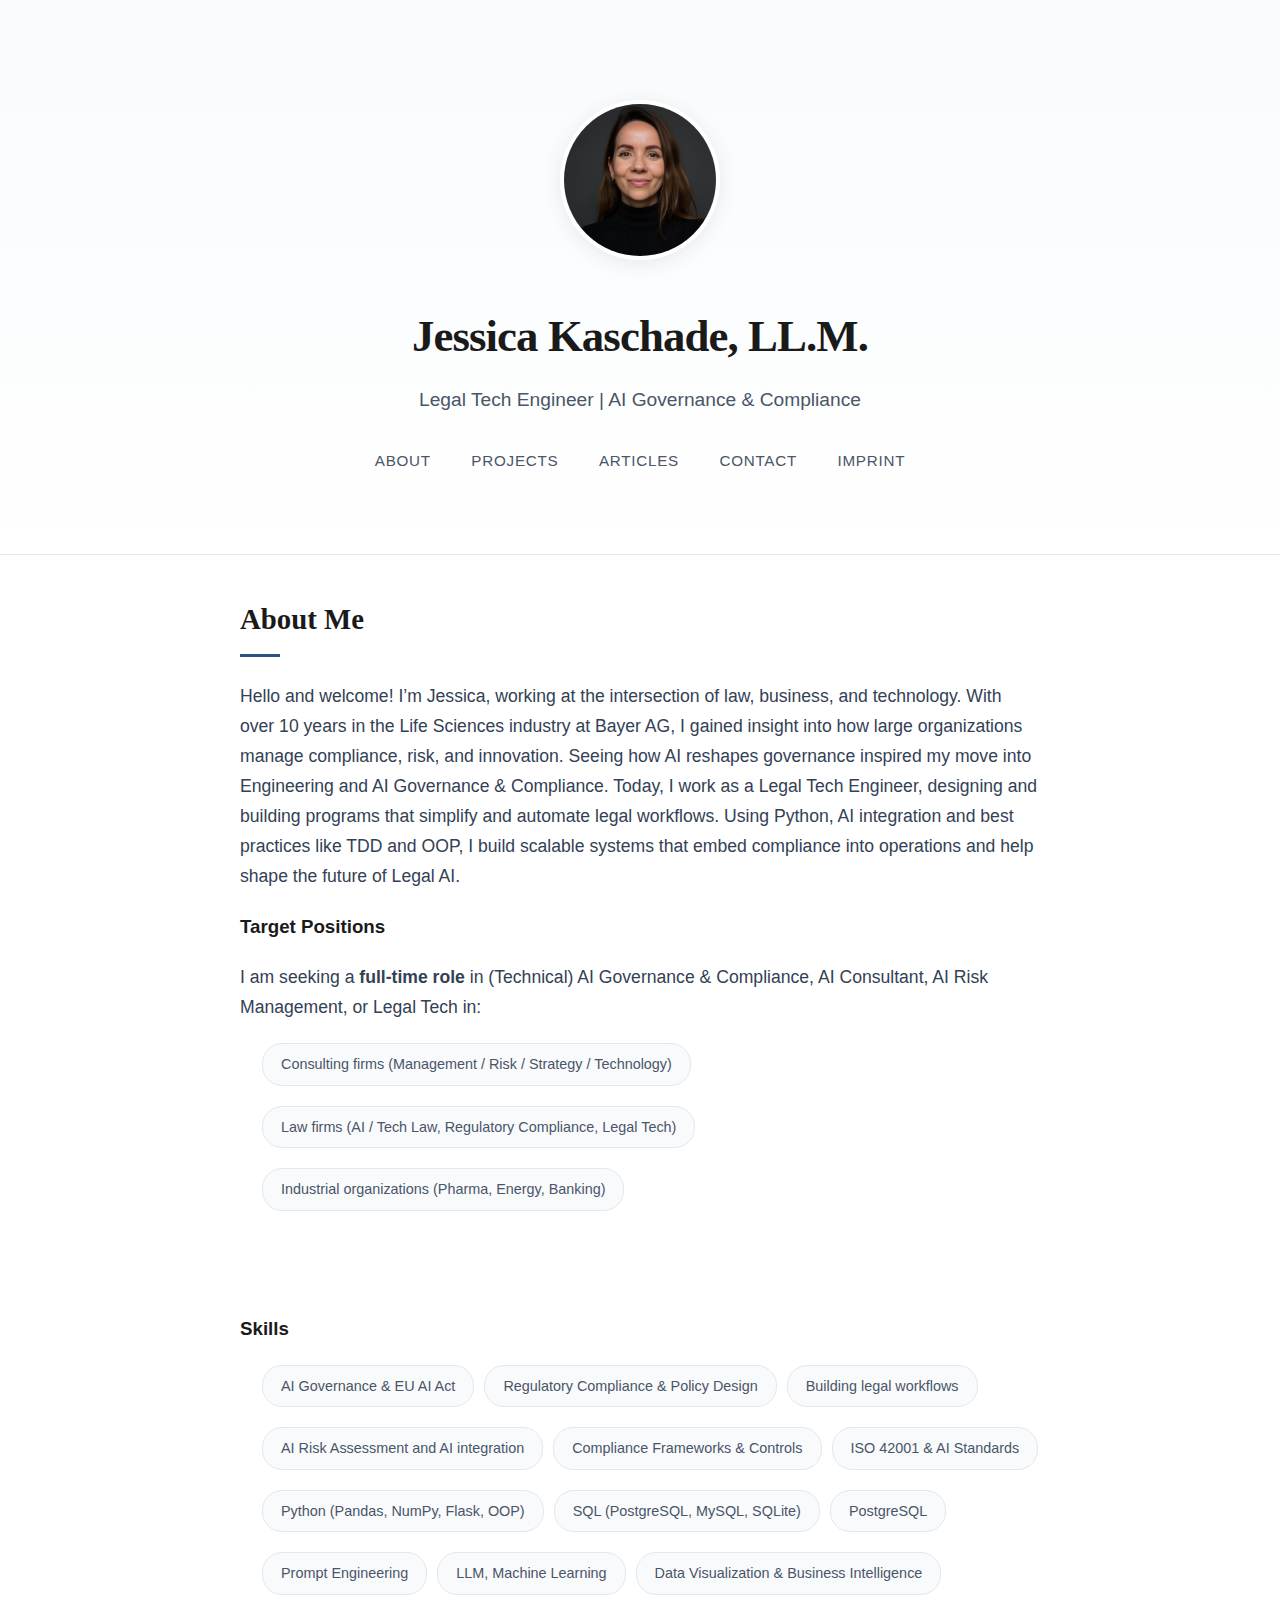
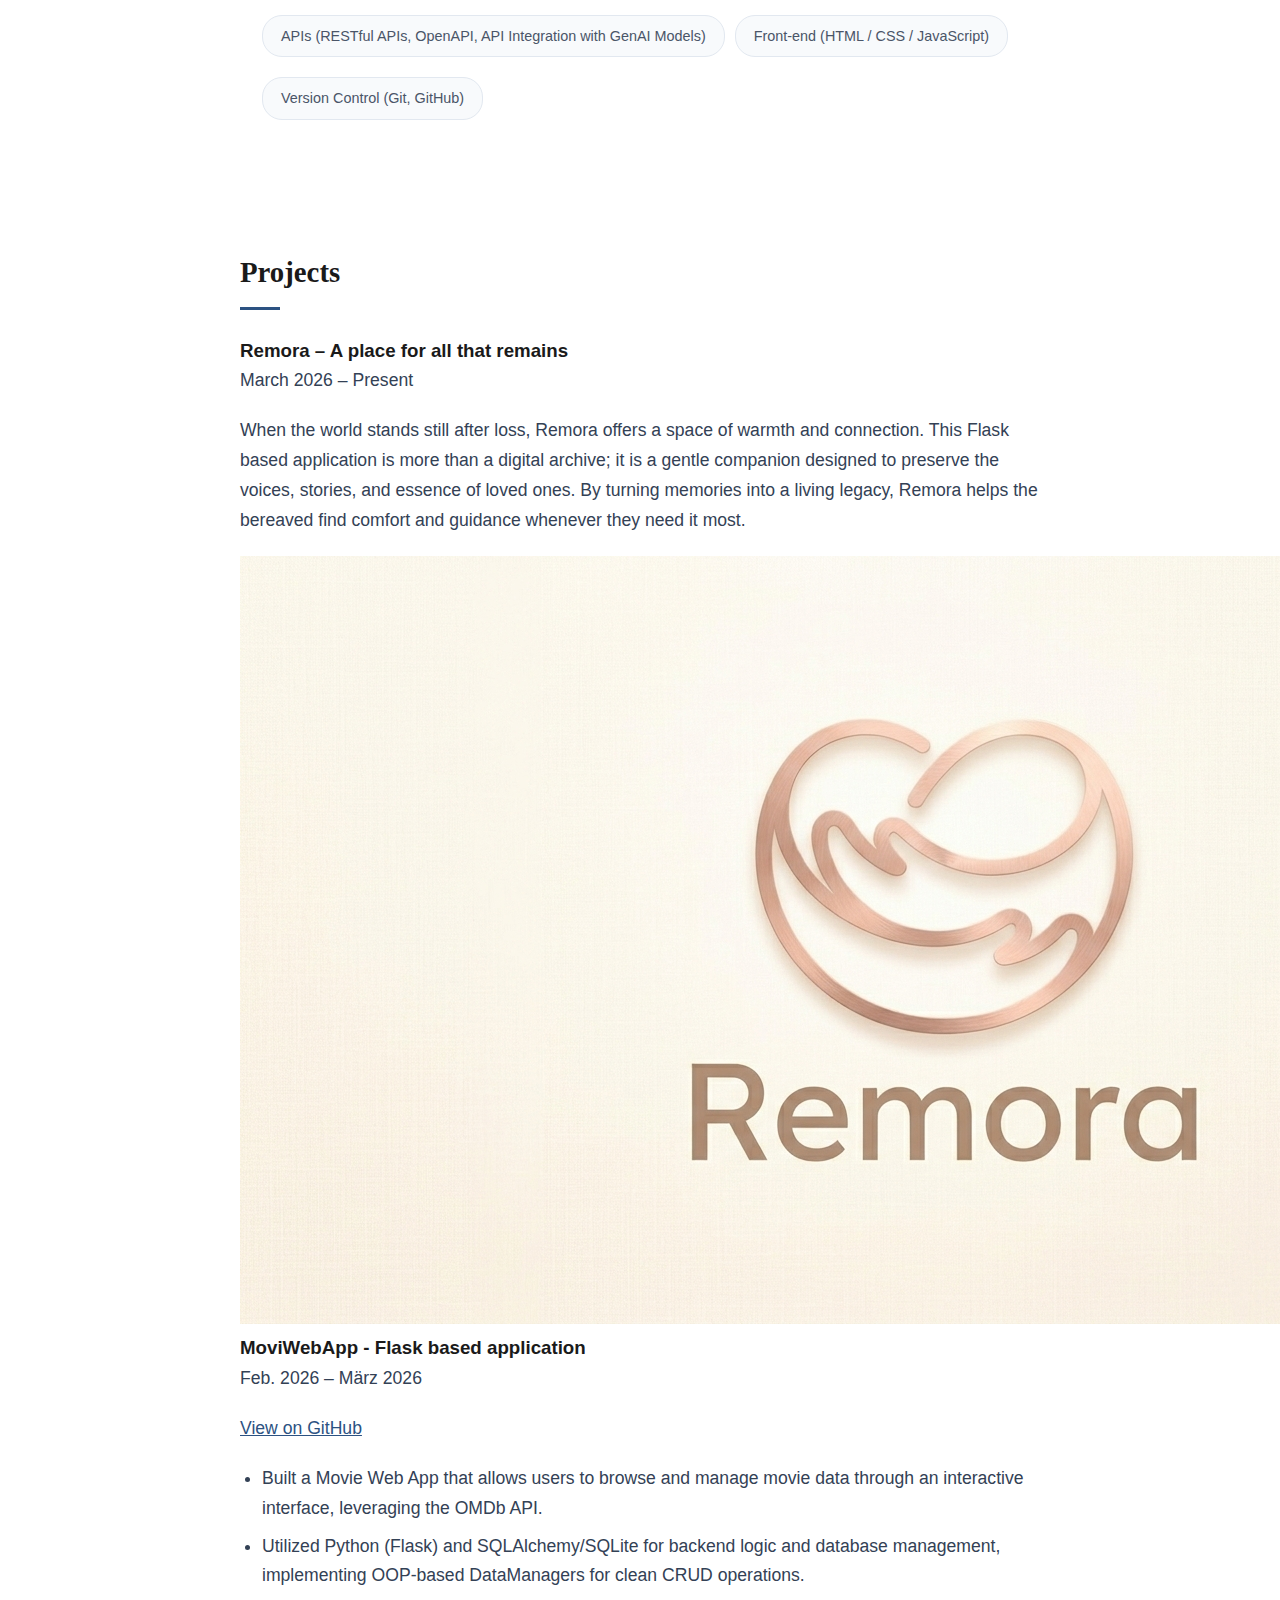
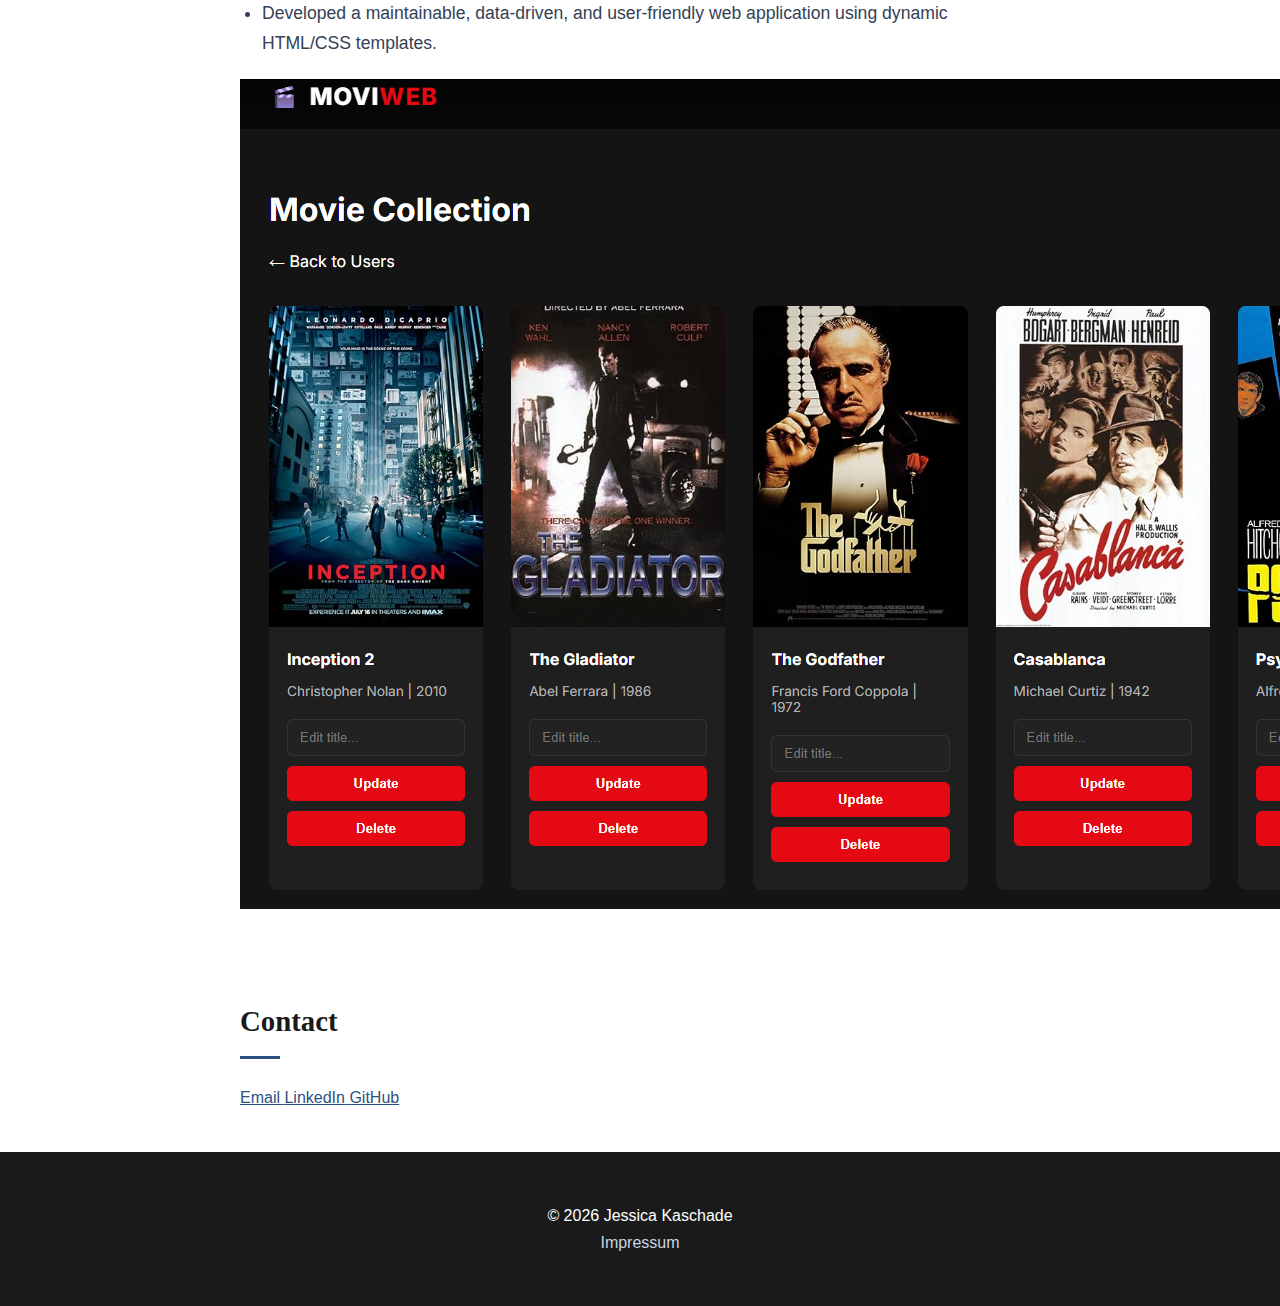
<file: index.html>
<!DOCTYPE html>

<html lang="en">
<head>
  <meta charset="UTF-8">
  <meta name="viewport" content="width=device-width, initial-scale=1.0">

  <title>Jessica Kaschade – Legal Tech Engineer  I   AI Compliance & Governance</title>

  <!-- Content Security Policy -->

<meta http-equiv="Content-Security-Policy"
     content="default-src 'self'; img-src 'self' data:;">

  <!-- Favicon -->

  <link rel="icon" type="image/x-icon" href="assets/icon/JK.ico">

  <!-- CSS -->

  <link rel="stylesheet" href="assets/css/style.css">
</head>

<body>

  <!-- ================= HEADER ================= -->

  <header class="hero">
    <img
      src="assets/images/photo.png"
      alt="Portrait of Jessica Kaschade"
      class="profile-photo"
    >

<h1>Jessica Kaschade, LL.M.</h1>

<p class="title">
  Legal Tech Engineer | AI Governance &amp; Compliance
</p>

<nav>
  <a href="#about">About</a>
  <a href="#projects">Projects</a>
  <a href="articles.html">Articles</a>
  <a href="#contact">Contact</a>
  <a href="impressum.html">Imprint</a>
</nav>


  </header>

  <!-- ================= ABOUT ================= -->

  <main>
    <section id="about">
      <h2>About Me</h2>

  <p>
    Hello and welcome! I’m Jessica, working at the intersection of law, business, and technology. With over 10 years
    in the Life Sciences industry at Bayer AG, I gained insight into how large organizations manage compliance, risk,
    and innovation. Seeing how AI reshapes governance inspired my move into Engineering and AI Governance & Compliance.
    Today, I work as a Legal Tech Engineer, designing and building programs that simplify and automate legal workflows.
    Using Python, AI integration and best practices like TDD and OOP, I build scalable systems that embed compliance
    into operations and help shape the future of Legal AI.
  </p>
  </ul>

  <h3>Target Positions</h3>

  <div class="target-positions">
    <p>I am seeking a <strong>full-time role</strong> in (Technical) AI Governance &amp; Compliance, AI Consultant, AI Risk Management, or Legal Tech in:</p>

    <ul class="skills">
      <li>Consulting firms (Management / Risk / Strategy / Technology)</li>
      <li>Law firms (AI / Tech Law, Regulatory Compliance, Legal Tech)</li>
      <li>Industrial organizations (Pharma, Energy, Banking)</li>
    </ul>
  </div>

<!-- ================= Skills ================= -->
  <div class="skills-category">
  <br>
  <br>
  <h3>Skills</h3>
    <ul class="skills">
      <li>AI Governance &amp; EU AI Act</li>
      <li>Regulatory Compliance &amp; Policy Design</li>
      <li>Building legal workflows</li>
      <li>AI Risk Assessment and AI integration</li>
      <li>Compliance Frameworks &amp; Controls</li>
      <li>ISO 42001 &amp; AI Standards</li>
      <li>Python (Pandas, NumPy, Flask, OOP)</li>
      <li>SQL (PostgreSQL, MySQL, SQLite)</li>
      <li>PostgreSQL</li>
      <li>Prompt Engineering</li>
      <li>LLM, Machine Learning</li>
      <li>Data Visualization &amp; Business Intelligence</li>
      <li>APIs (RESTful APIs, OpenAPI, API Integration with GenAI Models)</li>
      <li>Front-end (HTML / CSS / JavaScript)</li>
      <li>Version Control (Git, GitHub)</li>
    </ul>
  </div>
  </section>

<!-- ================= PROJECTS ================= -->
<section id="projects">
  <h2>Projects</h2>

  <div class="project-card project-vertical">
    <h3>Remora – A place for all that remains</h3>
    <p class="project-date">March 2026 – Present</p>
    <div class="project-description">
      <p>
        When the world stands still after loss, Remora offers a space of warmth and connection.
        This Flask based application is more than a digital archive; it is a gentle companion
        designed to preserve the voices, stories, and essence of loved ones. By turning memories
        into a living legacy, Remora helps the bereaved find comfort and guidance whenever they need it most.
      </p>
    </div>
    <div class="project-image">
      <img src="assets/images/remoraLogo.png" alt="Remora Logo">
    </div>
  </div>

  <div class="project-card project-vertical">
    <h3>MoviWebApp - Flask based application</h3>
    <p class="project-date">Feb. 2026 – März 2026</p>
    <p class="project-links">
      <a href="https://github.com/jess-compliance-dev/MoviWebApp" target="_blank" rel="noopener">View on GitHub</a>
    </p>
    <div class="project-description">
      <ul>
        <li>Built a Movie Web App that allows users to browse and manage movie data through an interactive interface, leveraging the OMDb API.</li>
        <li>Utilized Python (Flask) and SQLAlchemy/SQLite for backend logic and database management, implementing OOP-based DataManagers for clean CRUD operations.</li>
        <li>Developed a maintainable, data-driven, and user-friendly web application using dynamic HTML/CSS templates.</li>
      </ul>
    </div>
    <div class="project-image">
      <img src="assets/images/movie_dashboard.png" alt="MoviWebApp Dashboard">
    </div>
  </div>
</section>

<!-- ================= CONTACT ================= -->
<section id="contact">
  <h2>Contact</h2>

  <div class="contact-buttons">
    <a href="mailto:contact@jessica-kaschade.dev" class="contact-btn">
      Email
    </a>

    <a href="https://www.linkedin.com/in/jessica-kaschade/"
       target="_blank" rel="noopener" class="contact-btn">
      LinkedIn
    </a>

    <a href="https://github.com/jess-compliance-dev"
       target="_blank" rel="noopener" class="contact-btn">
      GitHub
    </a>
  </div>
</section>

  </main>

  <!-- ================= FOOTER ================= -->

  <footer>
    <p>© 2026 Jessica Kaschade</p>
    <a href="impressum.html">Impressum</a>
  </footer>

</body>
</html>
</file>
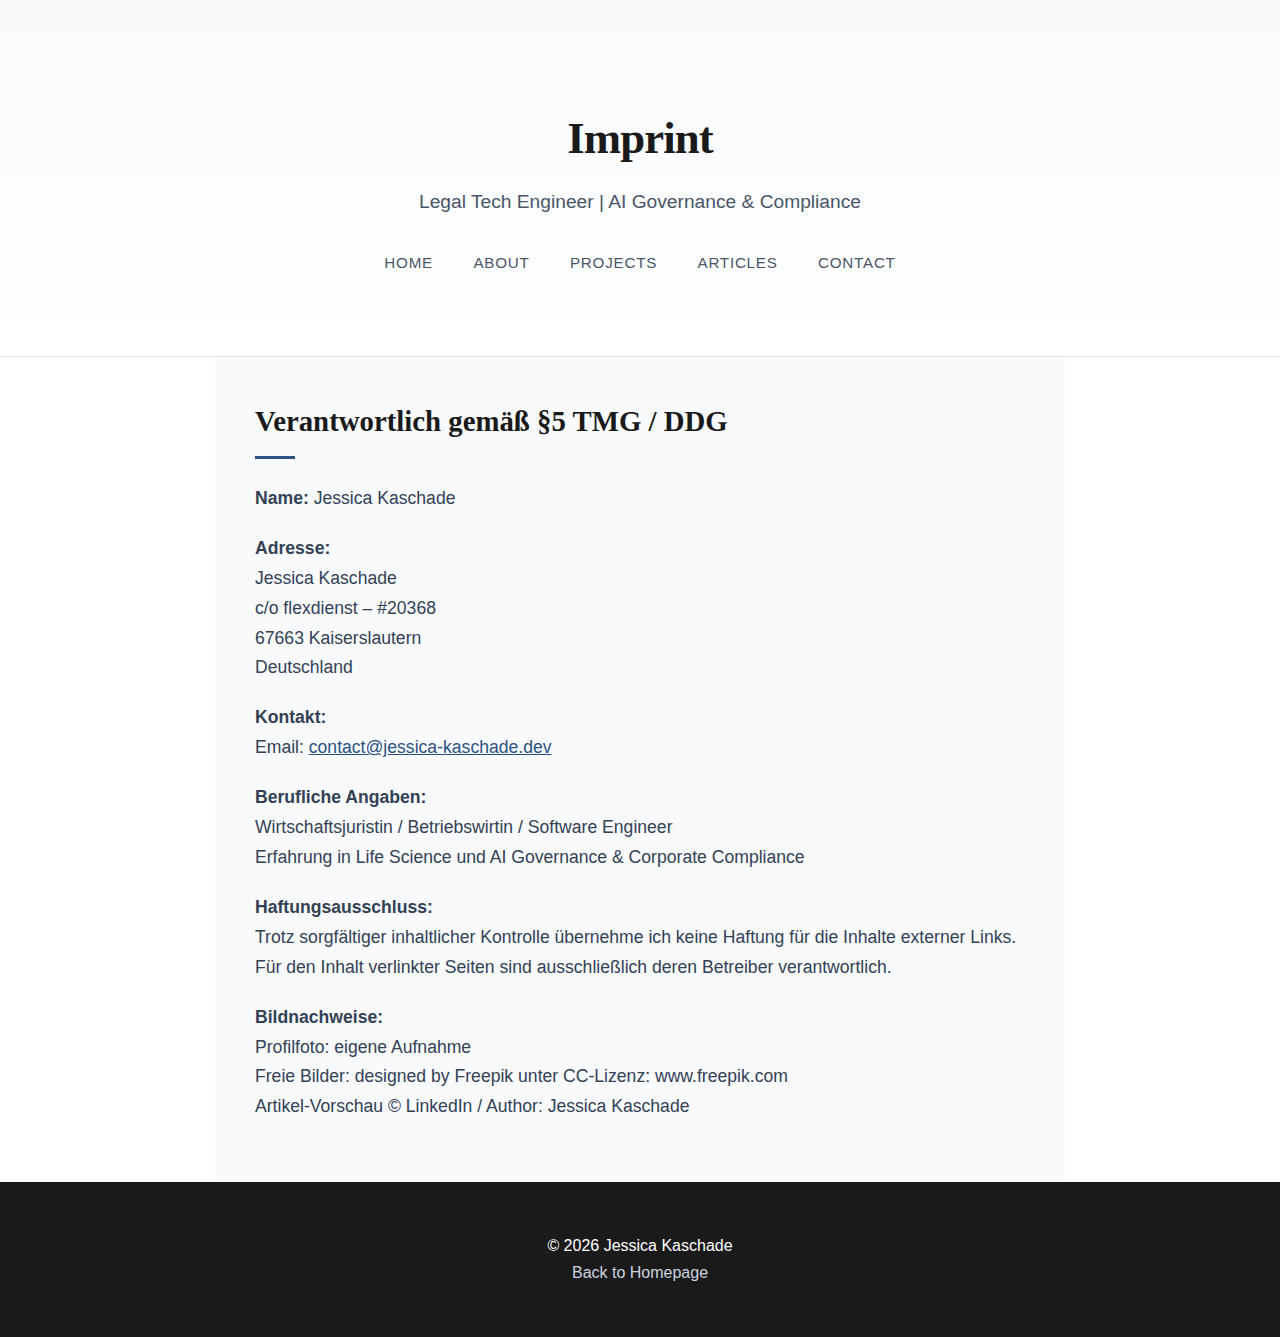
<file: impressum.html>
<!DOCTYPE html>
<html lang="en">
<head>
  <meta charset="UTF-8">
  <meta name="viewport" content="width=device-width, initial-scale=1.0">
  <title>Imprint – Jessica Kaschade</title>
  <link rel="stylesheet" href="assets/css/style.css">
</head>
<body>

  <!-- HEADER -->
  <header class="hero">

    <h1>Imprint</h1>

    <p class="title">
      Legal Tech Engineer | AI Governance &amp; Compliance
    </p>
    <nav>
      <a href="index.html">Home</a>
      <a href="index.html#about">About</a>
      <a href="index.html#projects">Projects</a>
      <a href="index.html#articles">Articles</a>
      <a href="index.html#contact">Contact</a>
    </nav>
  </header>

  <!-- IMPRESSUM CONTENT -->
  <section id="impressum">
    <h2>Verantwortlich gemäß §5 TMG / DDG</h2>

    <p><strong>Name:</strong> Jessica Kaschade</p>

    <p>
      <strong>Adresse:</strong><br>
      Jessica Kaschade<br>
      c/o flexdienst – #20368<br>
      67663 Kaiserslautern<br>
      Deutschland
    </p>

    <p>
      <strong>Kontakt:</strong><br>
      Email: <a href="mailto:contact@jessica-kaschade.dev">contact@jessica-kaschade.dev</a>
    </p>

    <p>
      <strong>Berufliche Angaben:</strong><br>
      Wirtschaftsjuristin / Betriebswirtin / Software Engineer<br>
      Erfahrung in Life Science und AI Governance & Corporate Compliance
    </p>

    <p>
      <strong>Haftungsausschluss:</strong><br>
      Trotz sorgfältiger inhaltlicher Kontrolle übernehme ich keine Haftung für die Inhalte externer Links.<br>
      Für den Inhalt verlinkter Seiten sind ausschließlich deren Betreiber verantwortlich.
    </p>

    <p>
      <strong>Bildnachweise:</strong><br>
      Profilfoto: eigene Aufnahme<br>
      Freie Bilder: designed by Freepik unter CC-Lizenz: www.freepik.com<br>
      Artikel-Vorschau © LinkedIn / Author: Jessica Kaschade
    </p>
  </section>

  <!-- FOOTER -->
  <footer>
    <p>© 2026 Jessica Kaschade</p>
    <a href="index.html">Back to Homepage</a>
  </footer>

</body>
</html>
</file>
<file: assets/css/style.css>
* {
  margin: 0;
  padding: 0;
  box-sizing: border-box;
}

:root {
  --primary-color: #1a1a1a;
  --secondary-color: #4a5568;
  --accent-color: #2c5282;
  --bg-light: #f8fafc;
  --border-light: #e2e8f0;
  --font-main: 'Inter', -apple-system, BlinkMacSystemFont, "Segoe UI", Helvetica, Arial, sans-serif;
  --font-heading: Georgia, "Times New Roman", serif;
}

body {
  line-height: 1.7;
  background: #fff;
  color: var(--primary-color);
  font-family: var(--font-main);
  -webkit-font-smoothing: antialiased;
}

a {
  color: var(--accent-color);
}

a:visited {
  color: var(--accent-color);
}

.hero {
  text-align: center;
  padding: 100px 20px 80px;
  background: linear-gradient(to bottom, var(--bg-light), #ffffff);
  border-bottom: 1px solid var(--border-light);
}

.profile-photo {
  width: 160px;
  height: 160px;
  border-radius: 50%;
  object-fit: cover;
  margin-bottom: 30px;
  box-shadow: 0 4px 20px rgba(0,0,0,0.08);
  border: 4px solid #fff;
}

.hero h1 {
  font-family: var(--font-heading);
  font-size: 2.8rem;
  font-weight: 700;
  letter-spacing: -0.02em;
  color: var(--primary-color);
  margin-bottom: 10px;
}

.hero .title {
  font-size: 1.2rem;
  color: var(--secondary-color);
  max-width: 600px;
  margin: 0 auto 30px;
  font-weight: 300;
}

nav {
  margin-top: 20px;
}

nav a {
  margin: 0 18px;
  text-decoration: none;
  color: var(--secondary-color);
  font-size: 0.95rem;
  font-weight: 500;
  transition: color 0.3s ease;
  text-transform: uppercase;
  letter-spacing: 0.05em;
}

nav a:visited {
  color: var(--accent-color);
}

nav a:hover,
nav a.active {
  color: var(--accent-color);
  border-bottom: 2px solid var(--accent-color);
  padding-bottom: 4px;
}

section {
  padding: 40px 25px;
  max-width: 850px;
  margin: auto;
}

h2 {
  font-family: var(--font-heading);
  font-size: 1.8rem;
  margin-bottom: 25px;
  position: relative;
  display: block;
}

h2::after {
  content: "";
  display: block;
  width: 40px;
  height: 3px;
  background: var(--accent-color);
  margin-top: 10px;
}

section p {
  margin-bottom: 20px;
  font-size: 1.1rem;
  color: #334155;
}

.job {
  margin-top: 60px;
  margin-bottom: 60px;
  border-left: 2px solid var(--border-light);
  padding-left: 25px;
}

.job h3 {
  font-family: var(--font-heading);
  font-size: 1.4rem;
  margin-bottom: 16px;
}

.skills {
  list-style: none;
  display: flex;
  flex-wrap: wrap;
  gap: 12px 10px;
  margin-top: 20px;
  margin-bottom: 40px;
}

.skills li {
  background: var(--bg-light);
  padding: 8px 18px;
  border-radius: 20px;
  font-size: 0.9rem;
  border: 1px solid var(--border-light);
  color: var(--secondary-color);
}

.cards {
  display: grid;
  grid-template-columns: repeat(auto-fit, minmax(350px, 1fr));
  gap: 30px;
}

.article-card {
  display: flex;
  flex-direction: column;
  background: #fff;
  border: 1px solid var(--border-light);
  transition: transform 0.3s ease, box-shadow 0.3s ease;
  border-radius: 4px;
  overflow: hidden;
}

.article-card:hover {
  transform: translateY(-4px);
  box-shadow: 0 10px 25px rgba(0,0,0,0.05);
}

.article-thumb {
  width: 100%;
  height: 200px;
  object-fit: cover;
}

.article-content {
  padding: 20px;
}

.article-content h3 {
  font-family: var(--font-heading);
  margin-bottom: 10px;
  line-height: 1.3;
}

#impressum {
  background-color: var(--bg-light);
  border: none;
  border-radius: 4px;
  padding: 40px;
  font-size: 0.9rem;
}

footer {
  text-align: center;
  padding: 50px 20px;
  background: var(--primary-color);
  color: #fff;
}

footer a {
  color: #cbd5e0;
  text-decoration: none;
  transition: color 0.3s;
}

footer a:visited {
  color: #cbd5e0;
}

footer a:hover {
  color: #fff;
}

@media (max-width: 768px) {
  .hero h1 {
    font-size: 2.2rem;
  }

  .article-card {
    flex-direction: column;
  }

  .article-thumb {
    width: 100%;
    height: 180px;
  }

  nav a {
    margin: 8px;
    font-size: 0.85rem;
  }
}

#contact p {
  margin-bottom: 4px;
}

section ul {
  margin-top: 10px;
  margin-bottom: 20px;
  padding-left: 22px;
  list-style-type: disc;
}

section ul li {
  margin-bottom: 8px;
  font-size: 1.1rem;
  color: #334155;
  line-height: 1.7;
}

.target-positions {
  margin-top: 20px;
}
</file>
